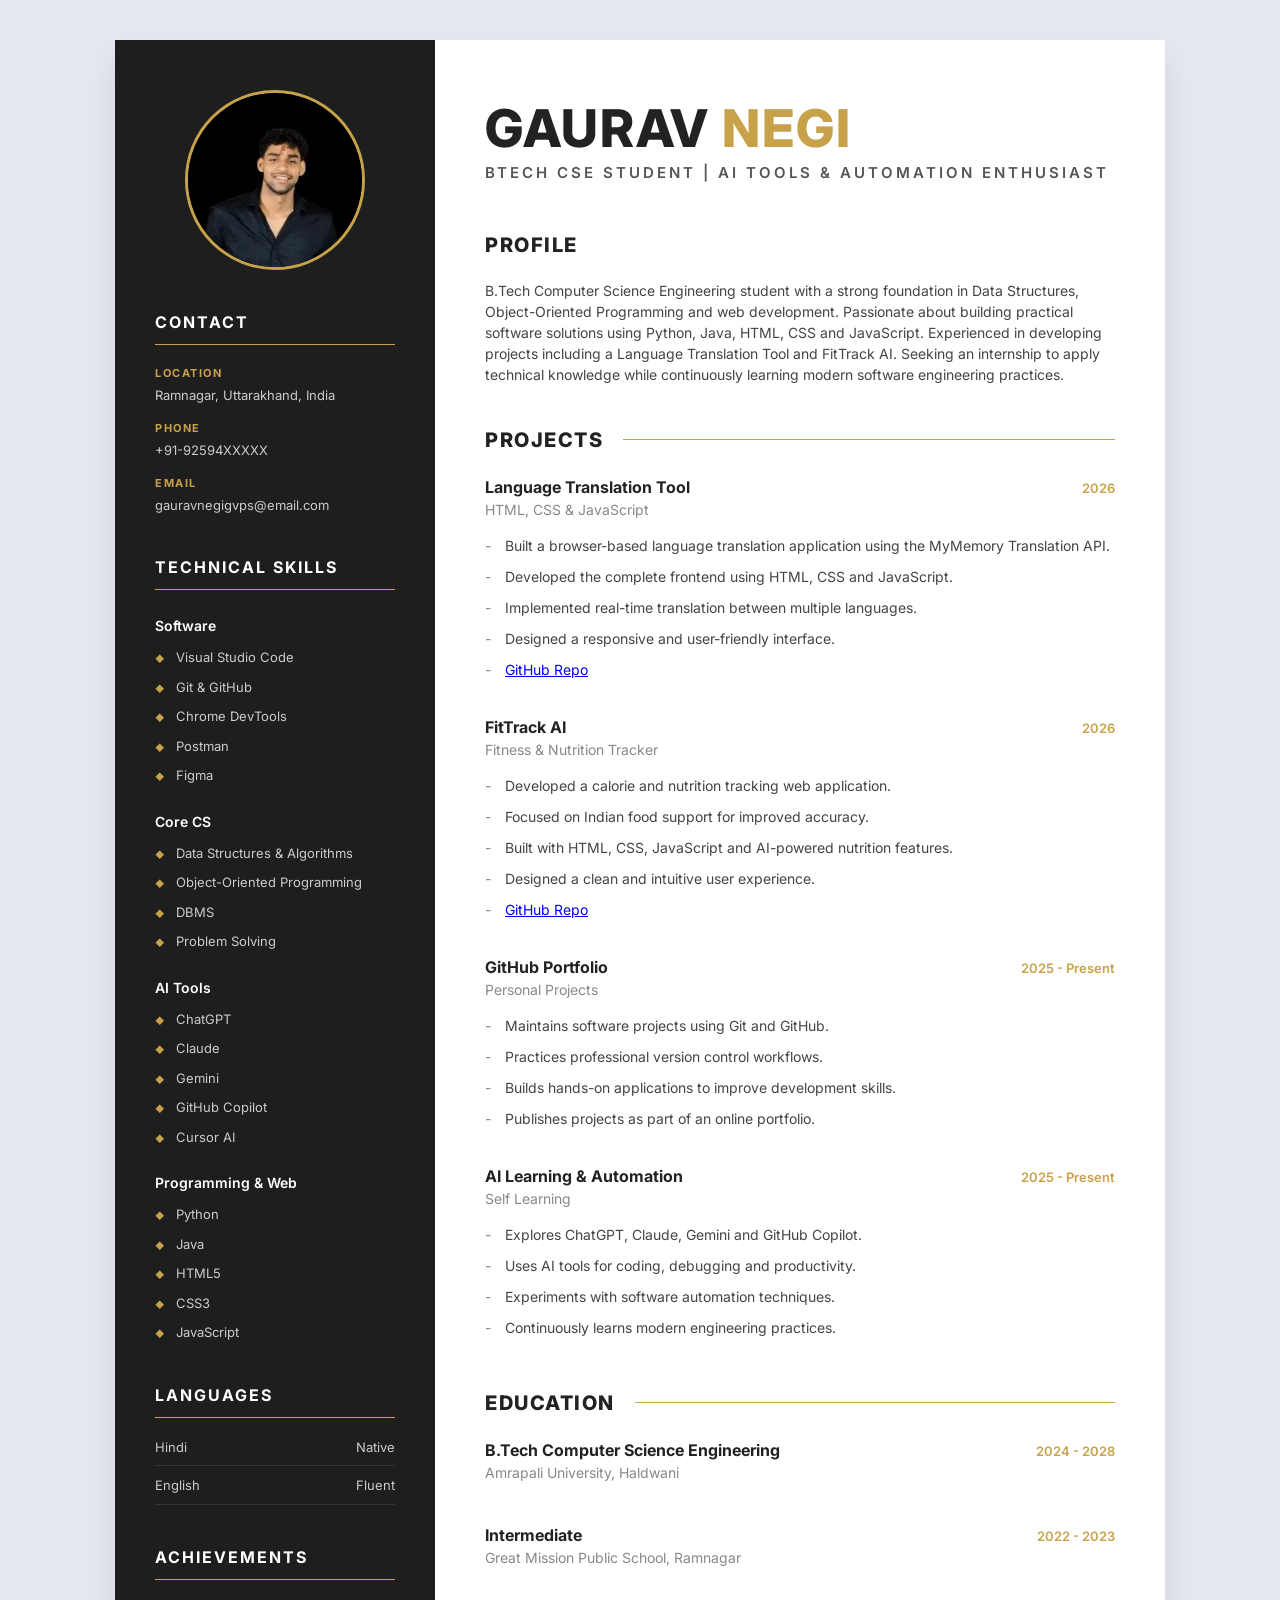
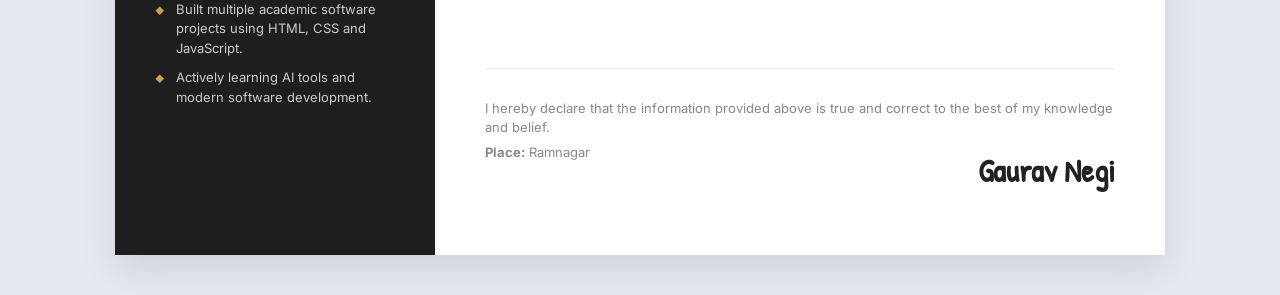
<file: index.html>
<!DOCTYPE html>
<html lang="en">

<head>
  <meta charset="UTF-8">
  <meta name="viewport" content="width=device-width, initial-scale=1.0">
  <title>Gaurav Negi | BTech CSE Student</title>
  <meta name="description"
    content="B.Tech Computer Science student passionate about software development, AI tools, automation, and building practical web applications.">

  <link rel="preconnect" href="https://fonts.googleapis.com">
  <link rel="preconnect" href="https://fonts.gstatic.com" crossorigin>
  <link
    href="https://fonts.googleapis.com/css2?family=Geist:wght@100..900&family=Inter:ital,opsz,wght@0,14..32,100..900;1,14..32,100..900&family=Patrick+Hand&display=swap"
    rel="stylesheet">

  <link rel="stylesheet" href="./style.css">
</head>

<body>
  <section class="page-wrapper">
    <aside class="sidebar">
      <figure class="logo">
        <img src="./gaurav-negi.webp" alt="Gaurav Negi">
      </figure>

      <section>
        <h2>Contact</h2>
        <dl>
          <dt>Location</dt>
          <dd>Ramnagar, Uttarakhand, India</dd>
          <dt>Phone</dt>
          <dd>+91-92594XXXXX</dd>
          <dt>Email</dt>
          <dd>gauravnegigvps@email.com</dd>
        </dl>
      </section>

      <section>
        <h2>Technical Skills</h2>

        <h3>Software</h3>
        <ul>
          <li>Visual Studio Code</li>
          <li>Git &amp; GitHub</li>
          <li>Chrome DevTools</li>
          <li>Postman</li>
          <li>Figma</li>
        </ul>

        <h3>Core CS</h3>
        <ul>
          <li>Data Structures &amp; Algorithms</li>
          <li>Object-Oriented Programming</li>
          <li>DBMS</li>
          <li>Problem Solving</li>
        </ul>

        <h3>AI Tools</h3>
        <ul>
          <li>ChatGPT</li>
          <li>Claude</li>
          <li>Gemini</li>
          <li>GitHub Copilot</li>
          <li>Cursor AI</li>
        </ul>

        <h3>Programming &amp; Web</h3>
        <ul>
          <li>Python</li>
          <li>Java</li>
          <li>HTML5</li>
          <li>CSS3</li>
          <li>JavaScript</li>
        </ul>
      </section>

      <section>
        <h2>Languages</h2>
        <dl>
          <dt>Hindi</dt>
          <dd>Native</dd>
        </dl>
        <dl>
          <dt>English</dt>
          <dd>Fluent</dd>
        </dl>
      </section>

      <section>
        <h2>Achievements</h2>
        <ul>
          <li>Built multiple academic software projects using HTML, CSS and JavaScript.</li>
          <li>Actively learning AI tools and modern software development.</li>
        </ul>
      </section>

    </aside>

    <main class="content">

      <header class="hero">
        <h1>Gaurav <span>Negi</span></h1>
        <h2>BTech CSE Student | AI Tools &amp; Automation Enthusiast</h2>
      </header>

      <section>
        <h2>Profile</h2>
        <p>
          B.Tech Computer Science Engineering student with a strong foundation in Data Structures,
          Object-Oriented Programming and web development. Passionate about building practical
          software solutions using Python, Java, HTML, CSS and JavaScript. Experienced in developing
          projects including a Language Translation Tool and FitTrack AI. Seeking an internship to apply
          technical knowledge while continuously learning modern software engineering practices.
        </p>
      </section>

      <section>
        <h2>Projects</h2>

        <article class="job">
          <h3>Language Translation Tool</h3>
          <p class="date">2026</p>
          <p class="employer">HTML, CSS &amp; JavaScript</p>
          <ul>
            <li>Built a browser-based language translation application using the MyMemory Translation API.
            </li>
            <li>Developed the complete frontend using HTML, CSS and JavaScript.</li>
            <li>Implemented real-time translation between multiple languages.</li>
            <li>Designed a responsive and user-friendly interface.</li>
            <li><a href="https://github.com/GAURAVNEGI33/codealpha-language-translation-tool" target="_blank">GitHub
                Repo</a></li>
          </ul>
        </article>

        <article class="job">
          <h3>FitTrack AI</h3>
          <p class="date">2026</p>
          <p class="employer">Fitness &amp; Nutrition Tracker</p>
          <ul>
            <li>Developed a calorie and nutrition tracking web application.</li>
            <li>Focused on Indian food support for improved accuracy.</li>
            <li>Built with HTML, CSS, JavaScript and AI-powered nutrition features.</li>
            <li>Designed a clean and intuitive user experience.</li>
            <li><a href="https://github.com/GAURAVNEGI33/fittrack-AI" target="_blank">GitHub Repo</a></li>
          </ul>
        </article>

        <article class="job">
          <h3>GitHub Portfolio</h3>
          <p class="date">2025 - Present</p>
          <p class="employer">Personal Projects</p>
          <ul>
            <li>Maintains software projects using Git and GitHub.</li>
            <li>Practices professional version control workflows.</li>
            <li>Builds hands-on applications to improve development skills.</li>
            <li>Publishes projects as part of an online portfolio.</li>
          </ul>
        </article>

        <article class="job">
          <h3>AI Learning &amp; Automation</h3>
          <p class="date">2025 - Present</p>
          <p class="employer">Self Learning</p>
          <ul>
            <li>Explores ChatGPT, Claude, Gemini and GitHub Copilot.</li>
            <li>Uses AI tools for coding, debugging and productivity.</li>
            <li>Experiments with software automation techniques.</li>
            <li>Continuously learns modern engineering practices.</li>
          </ul>
        </article>

      </section>

      <section>
        <h2>Education</h2>

        <section class="education-grid">

          <article class="job">
            <h3>B.Tech Computer Science Engineering</h3>
            <p class="employer">Amrapali University, Haldwani</p>
            <p class="date">2024 - 2028</p>
          </article>

          <article class="job">
            <h3>Intermediate</h3>
            <p class="employer">Great Mission Public School, Ramnagar</p>
            <p class="date">2022 - 2023</p>
          </article>

        </section>
      </section>

      <footer>
        <p class="declarations">
          I hereby declare that the information provided above is true and correct to the best of my knowledge
          and belief.
        </p>

        <p class="place-date">
          <strong>Place:</strong> Ramnagar
        </p>

        <h2>Gaurav Negi</h2>

      </footer>

    </main>
  </section>
</body>

</html>
</file>
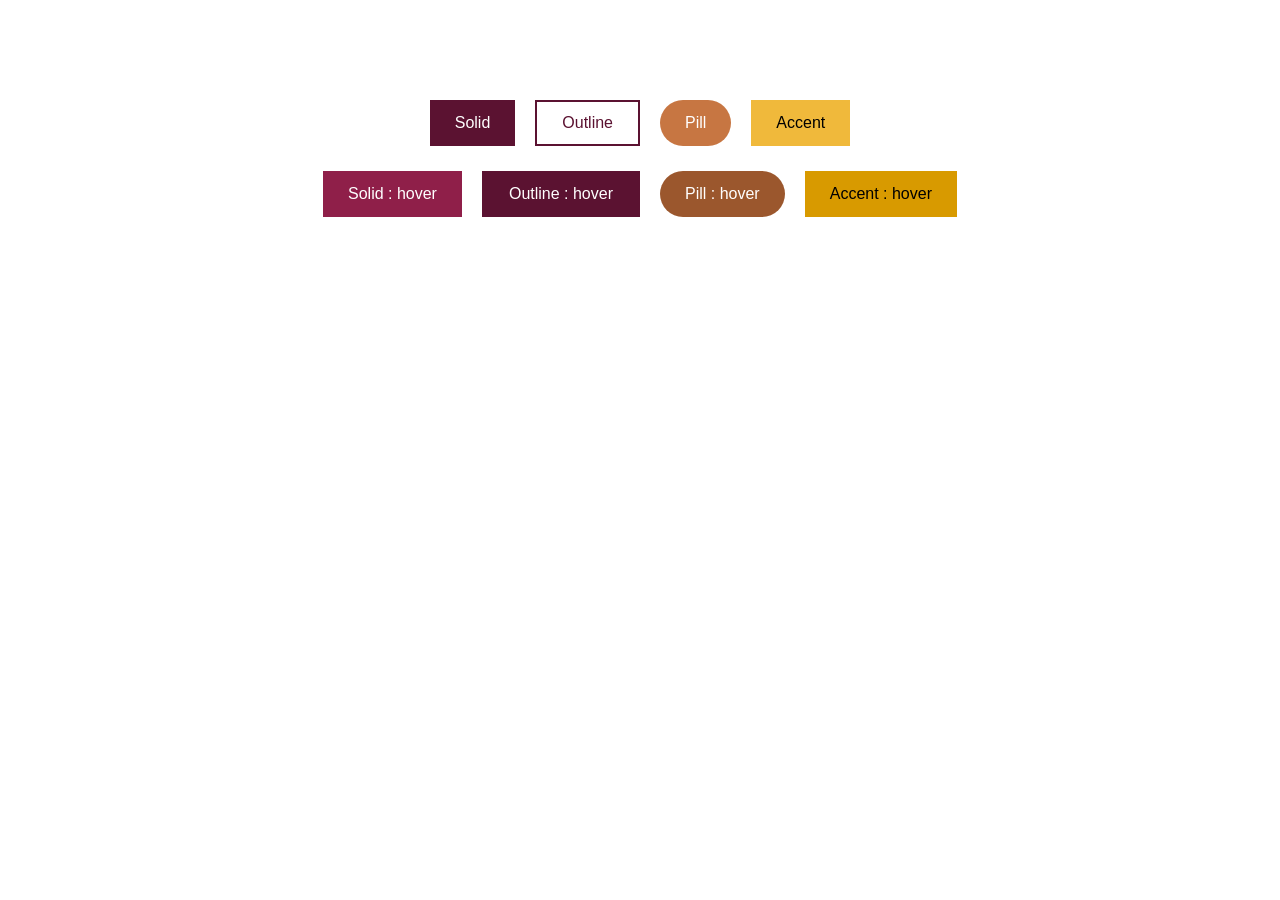
<file: learnings/projects/buttons/index.html>
<body>
<link rel="stylesheet" href="style.css">
<div class="container">

<div class="row">
<button class="solid">Solid</button>
<button class="outline">Outline</button>
<button class="pill">Pill</button>
<button class="accent">Accent</button>
</div>

<div class="row">
<button class="solid hover">Solid : hover</button>
<button class="outline hover">Outline : hover</button>
<button class="pill hover">Pill : hover</button>
<button class="accent hover">Accent : hover</button>
</div>

</div>

</body>
</file>
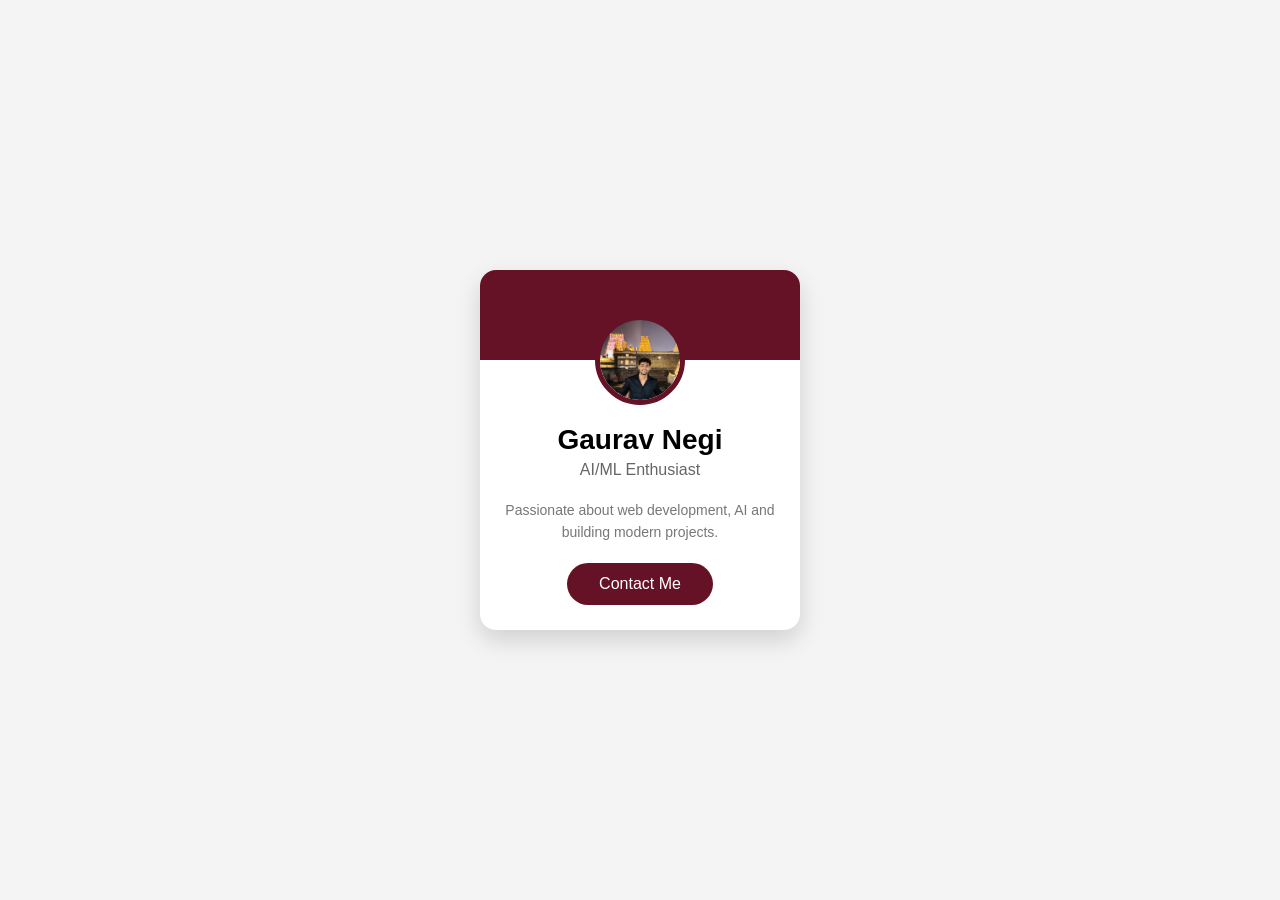
<file: learnings/projects/profile-card/index.html>
<!DOCTYPE html>
<html lang="en">
<head>
    <meta charset="UTF-8">
    <meta name="viewport" content="width=device-width, initial-scale=1.0">
    <title>Profile Card</title>
    <link rel="stylesheet" href="style.css">
</head>
<body>

<div class="card">

    <div class="top"></div>

    <img src="profile.jpg" alt="Profile" width="150" height="150">

    <h2>Gaurav Negi</h2>

    <h4>AI/ML Enthusiast</h4>

    <p>
        Passionate about web development,
        AI and building modern projects.
    </p>

    <button>Contact Me</button>

</div>

</body>
</html>
</file>
<file: style.css>
* {
    margin: 0;
    padding: 0;
    box-sizing: border-box;
}

body {
    background: #e6e9ef;
    padding: 40px 20px;
    font-family: "Inter", sans-serif;
    color: #444;
    line-height: 1.5;
}

.page-wrapper {
    display: grid;
    grid-template-columns: 320px 1fr;
    max-width: 1050px;
    margin: 0 auto;
    background: #fff;
    box-shadow: 0 15px 35px rgba(0,0,0,0.1);
}

/* Sidebar */
.sidebar {
    background: #1e1e1e;
    color: #fff;
    padding: 50px 40px;
}

.logo {
    width: 180px;
    height: 180px;
    border-radius: 50%;
    border: 3px solid #C8A24A;
    margin: 0 auto 40px;
    overflow: hidden;
    background: #333;
    display: flex;
    align-items: center;
    justify-content: center;
}

.logo img {
    width: 100%;
    height: 100%;
    object-fit: cover;
    display: block;
}

.sidebar h2 {
    font-size: 16px;
    text-transform: uppercase;
    letter-spacing: 2px;
    border-bottom: 1px solid #C8A24A;
    padding-bottom: 10px;
    margin-bottom: 20px;
    margin-top: 40px;
}

.sidebar h3 {
    font-size: 14px;
    font-weight: 600;
    margin-top: 25px;
    margin-bottom: 12px;
}

.sidebar dl {
    margin-bottom: 20px;
}

.sidebar dt {
    color: #C8A24A;
    text-transform: uppercase;
    font-size: 11px;
    font-weight: 700;
    letter-spacing: 1.5px;
    margin-top: 15px;
}

.sidebar dd {
    font-size: 13px;
    color: #ccc;
    margin-top: 4px;
}

.sidebar ul {
    list-style: none;
}

.sidebar ul li {
    font-size: 13px;
    color: #ccc;
    margin-bottom: 10px;
    display: flex;
    align-items: baseline;
}

.sidebar ul li::before {
    content: "◆";
    color: #C8A24A;
    font-size: 9px;
    margin-right: 12px;
}

/* Languages specific styling */
.sidebar section:nth-of-type(3) dl {
    display: flex;
    justify-content: space-between;
    align-items: center;
    margin-bottom: 10px;
    border-bottom: 1px solid rgba(255,255,255,0.1);
    padding-bottom: 8px;
}

.sidebar section:nth-of-type(3) dt {
    color: #ccc;
    text-transform: none;
    font-size: 13px;
    letter-spacing: normal;
    font-weight: normal;
    margin-top: 0;
}

.sidebar section:nth-of-type(3) dd {
    margin-top: 0;
    color: #ccc;
}


/* Main Content */
.content {
    padding: 60px 50px;
}

.hero {
    margin-bottom: 45px;
}

.hero h1 {
    font-size: 52px;
    font-weight: 800;
    text-transform: uppercase;
    letter-spacing: 2px;
    color: #222;
    line-height: 1.1;
    margin-bottom: 5px;
}

.hero h1 span {
    color: #C8A24A;
}

.hero h2 {
    font-size: 15px;
    font-weight: 600;
    text-transform: uppercase;
    letter-spacing: 3px;
    color: #555;
}

.content > section {
    margin-bottom: 40px;
}

.content > section > h2 {
    font-size: 20px;
    font-weight: 800;
    text-transform: uppercase;
    letter-spacing: 1.5px;
    color: #222;
    margin-bottom: 20px;
    display: flex;
    align-items: center;
    gap: 20px;
}

.content > section > h2::after {
    content: "";
    flex: 1;
    height: 1px;
    background: #C8A24A;
}

.content > section:first-of-type > h2::after {
    display: none;
}

.content p {
    font-size: 14px;
    color: #444;
    margin-bottom: 15px;
}

/* Jobs / Projects */
.job {
    display: grid;
    grid-template-columns: 1fr auto;
    align-items: baseline;
    margin-bottom: 25px;
}

.job h3 {
    grid-column: 1;
    grid-row: 1;
    font-size: 16px;
    font-weight: 700;
    color: #222;
}

.job .date {
    grid-column: 2;
    grid-row: 1;
    font-size: 13px;
    font-weight: 600;
    color: #C8A24A;
    text-align: right;
    margin-bottom: 0;
}

.job .employer {
    grid-column: 1 / -1;
    grid-row: 2;
    font-size: 14px;
    color: #888;
    margin-bottom: 15px;
}

.job ul {
    grid-column: 1 / -1;
    grid-row: 3;
    list-style: none;
}

.job ul li {
    font-size: 14px;
    color: #444;
    position: relative;
    padding-left: 20px;
    margin-bottom: 10px;
}

.job ul li::before {
    content: "-";
    position: absolute;
    left: 0;
    color: #888;
}

/* Education Grid */
.education-grid {
    display: grid;
    grid-template-columns: 1fr;
    gap: 0;
}

/* Footer */
footer {
    margin-top: 60px;
    padding-top: 30px;
    border-top: 1px solid #eee;
}

footer .declarations,
footer .place-date {
    font-size: 13px;
    color: #888;
    margin-bottom: 5px;
}

footer h2 {
    font-family: 'Patrick Hand', cursive;
    font-size: 32px;
    text-align: right;
    color: #222;
    margin-top: -20px;
}

@media (max-width: 850px) {
    .page-wrapper {
        grid-template-columns: 1fr;
    }
    .content, .sidebar {
        padding: 40px 30px;
    }
}
</file>
<file: learnings/projects/buttons/style.css>
.container{
display:flex;
flex-direction:column;
gap:25px;
align-items:center;
margin-top:100px;
}

.row{
display:flex;
gap:20px;
}

button{
padding:12px 25px;
font-size:16px;
cursor:pointer;
transition:.3s;
}

/* Normal */

.solid{
background:#5b1231;
color:white;
border:none;
}

.outline{
background:white;
border:2px solid #5b1231;
color:#5b1231;
}

.pill{
background:#c77642;
color:white;
border:none;
border-radius:30px;
}

.accent{
background:#f0b93b;
border:none;
}

/* Hover state permanently visible */

.solid.hover{
background:#8f1f49;
}

.outline.hover{
background:#5b1231;
color:white;
}

.pill.hover{
background:#9b572d;
}

.accent.hover{
background:#d89a00;
}
.solid:hover{
background:#8f1f49;
}

.outline:hover{
background:#5b1231;
color:white;
}

.pill:hover{
background:#9b572d;
}

.accent:hover{
background:#d89a00;
}
</file>
<file: learnings/projects/profile-card/style.css>
*{
    margin:0;
    padding:0;
    box-sizing:border-box;
    font-family:Arial, Helvetica, sans-serif;
}

body{
    height:100vh;
    display:flex;
    justify-content:center;
    align-items:center;
    background:#f4f4f4;
}

.card{
    width:320px;
    background:white;
    border-radius:16px;
    text-align:center;
    overflow:hidden;
    box-shadow:0 10px 25px rgba(0,0,0,.15);
}

.top{
    height:90px;
    background:#651126;
}

.card img{
    width:90px;
    height:90px;
    border-radius:50%;
    border:5px solid #651126;
    object-fit:cover;

    margin-top:-45px;
    background:white;
}

.card h2{
    margin-top:15px;
    font-size:28px;
}

.card h4{
    margin-top:5px;
    color:#666;
    font-weight:500;
}

.card p{
    margin:20px;
    color:#777;
    font-size:14px;
    line-height:22px;
}

button{
    margin-bottom:25px;
    padding:12px 32px;
    border:none;
    border-radius:30px;
    background:#651126;
    color:white;
    font-size:16px;
    cursor:pointer;
    transition:.3s;
}

button:hover{
    background:#b96f31;
}
</file>
